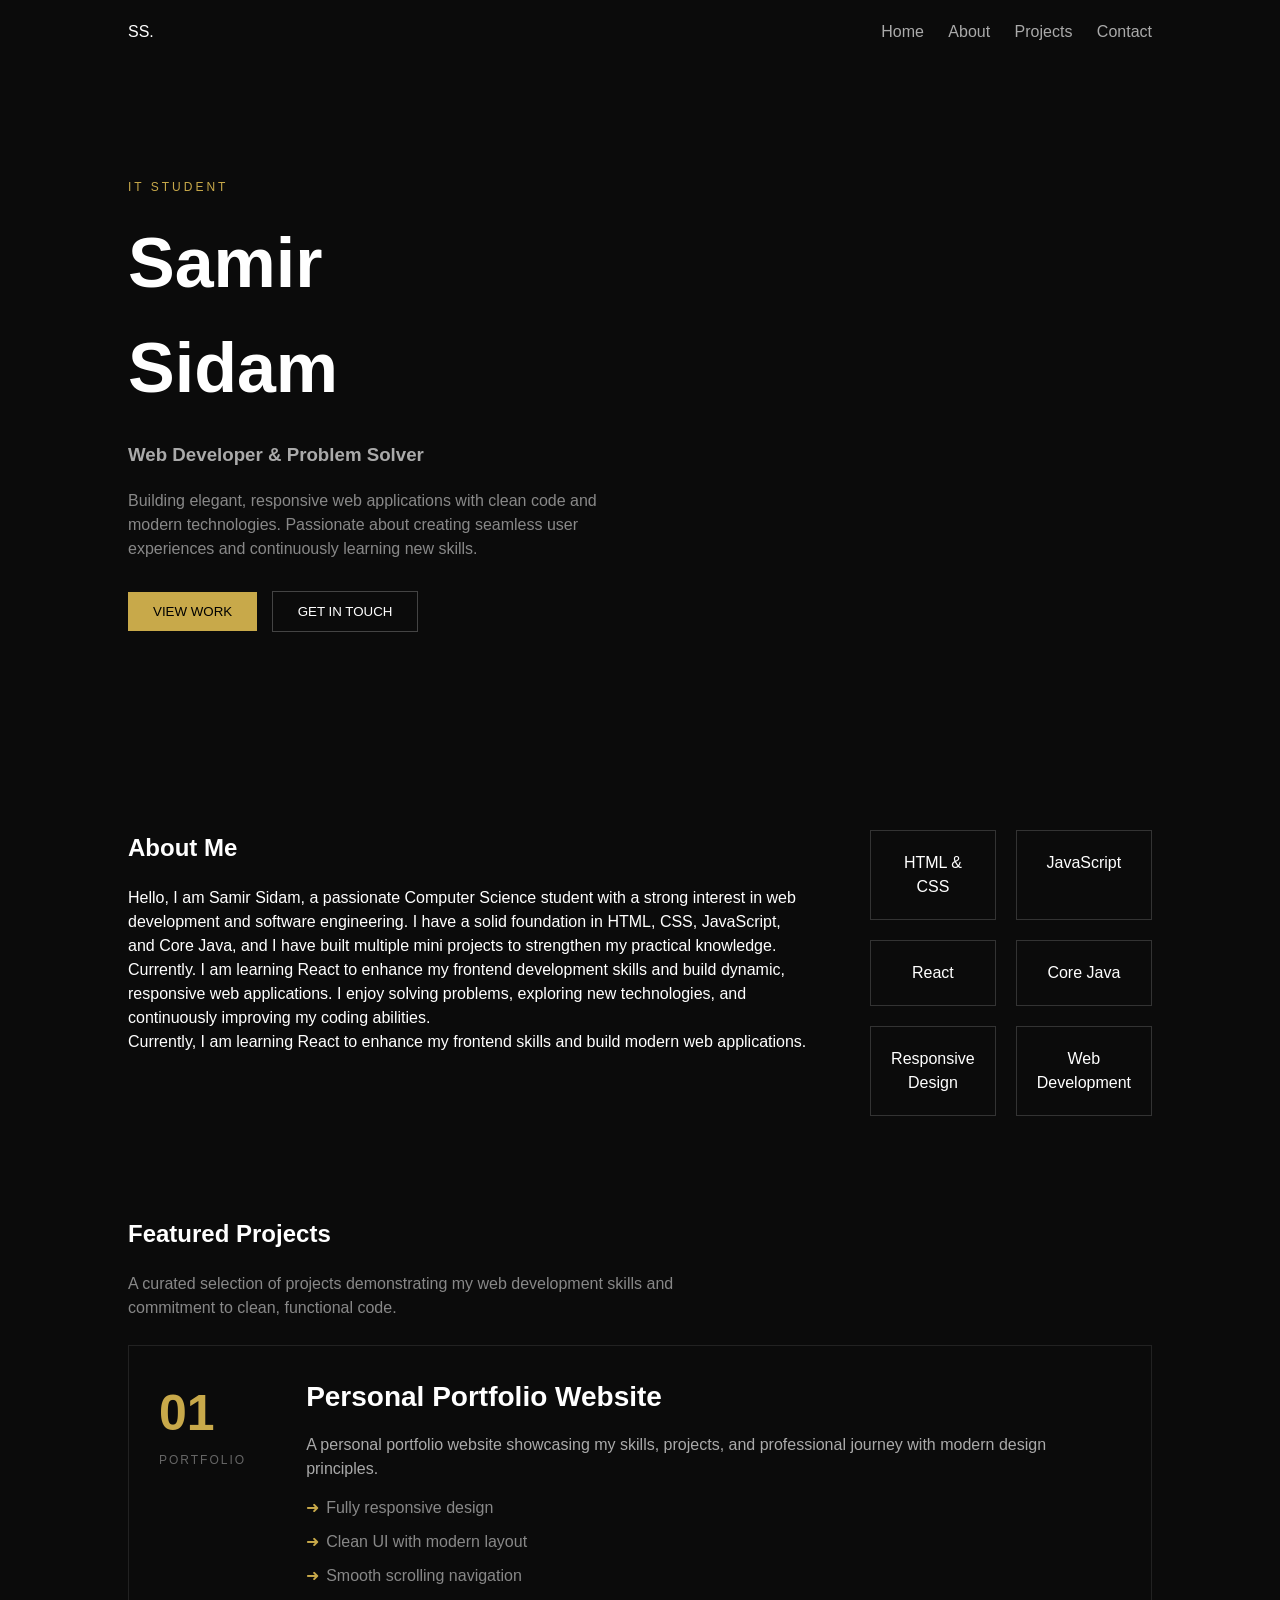
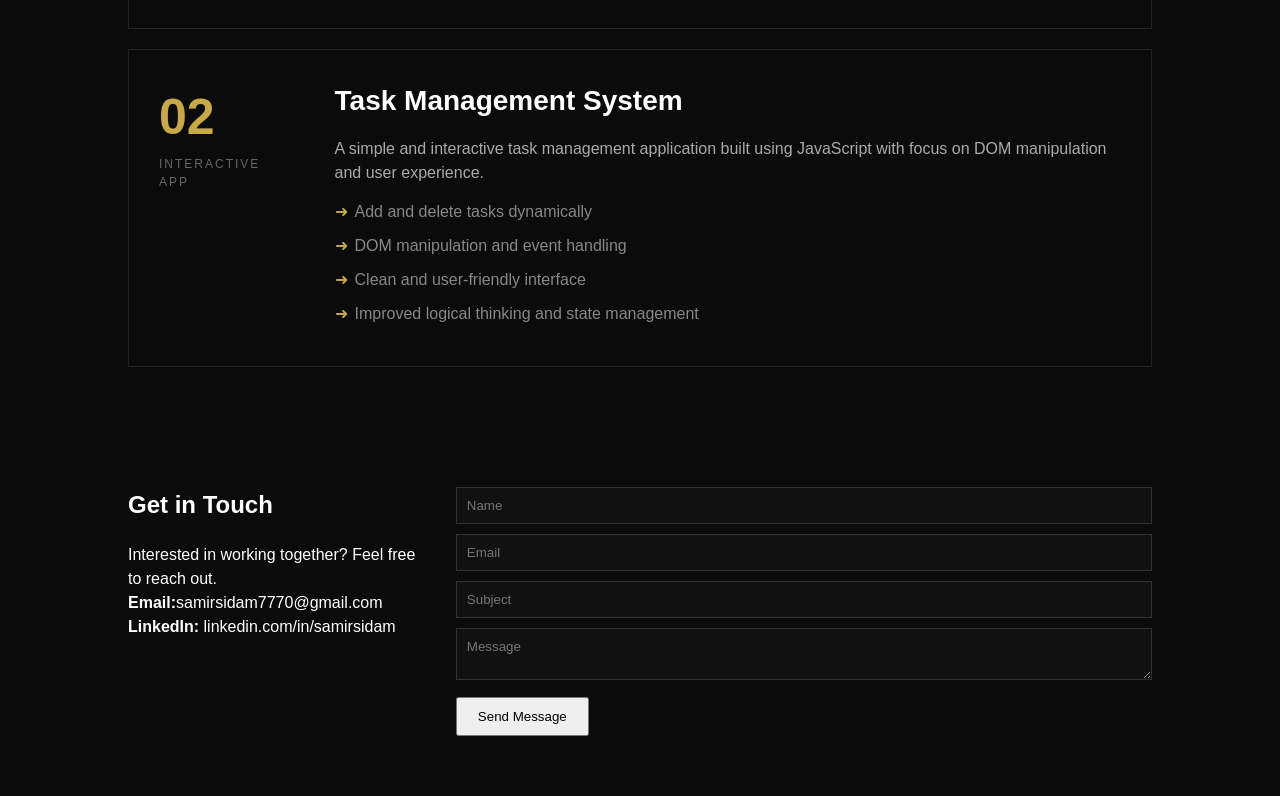
<file: personal-portfolio/index.html>
<!DOCTYPE html>
<html lang="en">
<head>
<meta charset="UTF-8">
<meta name="viewport" content="width=device-width, initial-scale=1.0">
<title>Samir Portfolio</title>
<link rel="stylesheet" href="style.css">
</head>

<body>

<!-- NAVBAR -->
<header>
  <div class="logo">SS.</div>

  <nav>
    <a href="#home">Home</a>
    <a href="#about">About</a>
    <a href="#projects">Projects</a>
    <a href="#contact">Contact</a>
  </nav>
</header>

<!-- HERO -->
<section class="hero" id="home">
  <div class="hero-content">

    <p class="tag">IT STUDENT</p>

    <h1>Samir <br> Sidam</h1>

    <h3>Web Developer & Problem Solver</h3>

    <p class="desc">
      Building elegant, responsive web applications with clean code and modern technologies.
      Passionate about creating seamless user experiences and continuously learning new skills.
    </p>

    <div class="buttons">
      <button class="gold" onclick="scrollToSection('projects')">VIEW WORK</button>
      <button class="outline" onclick="scrollToSection('contact')">GET IN TOUCH</button>
    </div>

  </div>
</section>

<!-- ABOUT -->
<section class="about" id="about">

  <div class="about-container">

    <div class="about-text">
      <h2>About Me</h2>

      <p>
        Hello, I am Samir Sidam, a passionate Computer Science student with a strong interest in web development and software engineering. I have a solid foundation in HTML, CSS, JavaScript, and Core Java, and I have built multiple mini projects to strengthen my practical knowledge.
Currently. I am learning React to enhance my frontend development skills and build dynamic, responsive web applications. I enjoy solving problems, exploring new technologies, and continuously improving my coding abilities.
      </p>

      <p>
        Currently, I am learning <span>React</span> to enhance my frontend skills and build modern web applications.
      </p>
    </div>

    <div class="skills">
      <div class="skill-box">HTML & CSS</div>
      <div class="skill-box">JavaScript</div>
      <div class="skill-box">React</div>
      <div class="skill-box">Core Java</div>
      <div class="skill-box">Responsive Design</div>
      <div class="skill-box">Web Development</div>
    </div>

  </div>

</section>

<!-- PROJECTS -->
<section class="projects" id="projects">

  <h2>Featured Projects</h2>

  <p class="project-desc">
    A curated selection of projects demonstrating my web development
    skills and commitment to clean, functional code.
  </p>

  <!-- PROJECT 1 -->
  <div class="project-card">

    <div class="project-left">
      <h1>01</h1>
      <p>PORTFOLIO</p>
    </div>

    <div class="project-right">
      <h3>Personal Portfolio Website</h3>

      <p>
        A personal portfolio website showcasing my skills, projects, and
        professional journey with modern design principles.
      </p>

      <ul>
        <li>Fully responsive design</li>
        <li>Clean UI with modern layout</li>
        <li>Smooth scrolling navigation</li>
      </ul>
    </div>

  </div>

  <!-- PROJECT 2 -->
  <div class="project-card">

    <div class="project-left">
      <h1>02</h1>
      <p>INTERACTIVE APP</p>
    </div>

    <div class="project-right">
      <h3>Task Management System</h3>

      <p>
        A simple and interactive task management application built using
        JavaScript with focus on DOM manipulation and user experience.
      </p>

      <ul>
        <li>Add and delete tasks dynamically</li>
        <li>DOM manipulation and event handling</li>
        <li>Clean and user-friendly interface</li>
        <li>Improved logical thinking and state management</li>
      </ul>
    </div>

  </div>

</section>
<!-- CONTACT -->
<section class="contact" id="contact">

  <div class="contact-container">

    <div class="left">
      <h2>Get in Touch</h2>

      <p>Interested in working together? Feel free to reach out.</p>

      <p><b>Email:</b>samirsidam7770@gmail.com</p>
      <p><b>LinkedIn:</b> linkedin.com/in/samirsidam</p>
    </div>

    <div class="right">
      <form onsubmit="send(); return false;">
        <input type="text" placeholder="Name" required>
        <input type="email" placeholder="Email" required>
        <input type="text" placeholder="Subject">
        <textarea placeholder="Message"></textarea>

        <button type="submit">Send Message</button>
      </form>

      <p id="msg"></p>
    </div>

  </div>

</section>

<script src="script.js"></script>

</body>
</html>
</file>
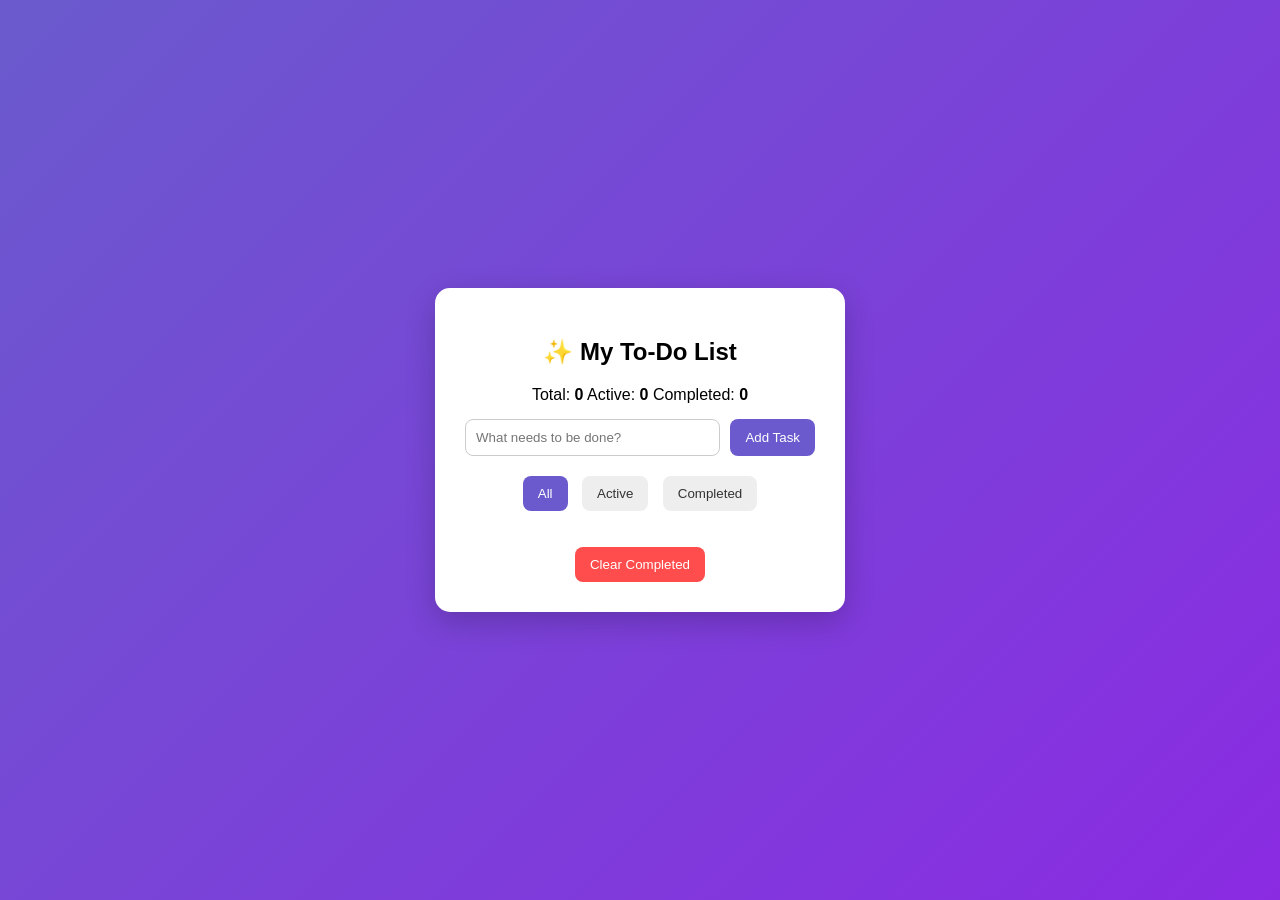
<file: to-do-app/index.html>
<!DOCTYPE html>
<html lang="en">
<head>
  <meta charset="UTF-8">
  <title>To Do App</title>
  <link rel="stylesheet" href="style.css">
</head>
<body>

<div class="container">

  <h2>✨ My To-Do List</h2>

  <div class="stats">
    <span>Total: <b id="total">0</b></span>
    <span>Active: <b id="active">0</b></span>
    <span>Completed: <b id="completed">0</b></span>
  </div>

  <div class="input-box">
    <input type="text" id="taskInput" placeholder="What needs to be done?">
    <button onclick="addTask()">Add Task</button>
  </div>

  <div class="filters">
    <button onclick="setFilter('all')" class="active">All</button>
    <button onclick="setFilter('active')">Active</button>
    <button onclick="setFilter('completed')">Completed</button>
  </div>

  <ul id="taskList"></ul>

  <button class="clear-btn" onclick="clearCompleted()">Clear Completed</button>

</div>

<script src="script.js"></script>
</body>
</html>
</file>
<file: personal-portfolio/style.css>
*{
margin:0;
padding:0;
box-sizing:border-box;
font-family:Arial;
}

body{
background:#0b0b0b;
color:white;
}

/* NAVBAR */
header{
display:flex;
justify-content:space-between;
padding:20px 10%;
position:fixed;
width:100%;
background:#0b0b0b;
}

nav a{
margin-left:20px;
color:#aaa;
text-decoration:none;
}

nav a:hover{
color:white;
}

/* HERO */
.hero{
height:100vh;
display:flex;
align-items:center;
padding:0 10%;
}

.tag{
color:#c8a94a;
font-size:12px;
letter-spacing:3px;
margin-bottom:15px;
}

.hero h1{
font-size:70px;
margin-bottom:20px;
}

.hero h3{
color:#aaa;
margin-bottom:20px;
}

.desc{
color:#888;
max-width:500px;
margin-bottom:30px;
}

.buttons button{
padding:12px 25px;
margin-right:10px;
cursor:pointer;
}

.gold{
background:#c8a94a;
border:none;
}

.outline{
background:transparent;
border:1px solid #444;
color:white;
}

/* ABOUT */
.about{
padding:100px 10%;
}

.about-container{
display:flex;
gap:60px;
}

.skills{
display:grid;
grid-template-columns:repeat(2,1fr);
gap:20px;
}

.skill-box{
border:1px solid #333;
padding:20px;
text-align:center;
}

/* PROJECT */
.projects{
padding:100px 10%;
}

.project{
border:1px solid #222;
padding:30px;
margin-bottom:20px;
display:flex;
gap:30px;
}

.number{
color:#c8a94a;
font-size:30px;
}

/* CONTACT */
.contact{
padding:100px 10%;
}

.contact-container{
display:flex;
gap:50px;
}

input,textarea{
width:100%;
margin-bottom:10px;
padding:10px;
background:#111;
border:1px solid #333;
color:white;
}

button{
padding:10px 20px;
}

/* RESPONSIVE */
@media(max-width:768px){
.about-container,
.contact-container{
flex-direction:column;
}

.hero h1{
font-size:40px;
}
}
.project-desc{
color:#888;
margin-bottom:40px;
max-width:600px;
}

.project-card{
display:flex;
gap:60px;
border:1px solid #222;
padding:40px;
margin-bottom:30px;
}

/* LEFT SIDE (01 / 02) */
.project-left h1{
font-size:50px;
color:#c8a94a;
}

.project-left p{
font-size:12px;
color:#666;
letter-spacing:2px;
}

/* RIGHT SIDE */
.project-right h3{
font-size:28px;
margin-bottom:15px;
}

.project-right p{
color:#aaa;
margin-bottom:15px;
}

.project-right ul{
list-style:none;
}

.project-right ul li{
margin-bottom:10px;
color:#888;
position:relative;
padding-left:20px;
}

.project-right ul li::before{
content:"➜";
position:absolute;
left:0;
color:#c8a94a;
}
@media(max-width:768px){
.project-card{
flex-direction:column;
gap:20px;
}
}
section{
padding: 70px 10%;
}
.hero{
height: 90vh; /* reduce from 100vh */
display:flex;
align-items:center;
padding: 0 10%;
}
.about{
padding: 60px 10%;
margin-top: -40px; /* pulls it closer to hero */
}
.projects{
padding: 60px 10%;
margin-top: -20px;
}

.project-card{
padding:30px; /* reduce from 40 */
margin-bottom:20px;
}
.contact{
padding:60px 10%;
margin-top:-20px;
}

.contact-container{
gap:40px; /* reduce from 60 */
}
h2{
margin-bottom:20px;
}

.project-desc{
margin-bottom:25px;
}
body{
line-height:1.5;
}
</file>
<file: to-do-app/style.css>
body{
margin:0;
font-family:sans-serif;
background:linear-gradient(135deg,#6a5acd,#8a2be2);
display:flex;
justify-content:center;
align-items:center;
height:100vh;
}

.container{
background:#fff;
padding:30px;
border-radius:15px;
width:350px;
box-shadow:0 10px 30px rgba(0,0,0,0.2);
text-align:center;
}

.input-box{
display:flex;
gap:10px;
margin:15px 0;
}

input{
flex:1;
padding:10px;
border-radius:8px;
border:1px solid #ccc;
}

button{
padding:10px 15px;
border:none;
border-radius:8px;
cursor:pointer;
background:#6a5acd;
color:#fff;
}

.filters button{
background:#eee;
color:#333;
margin:5px;
}

.filters .active{
background:#6a5acd;
color:#fff;
}

ul{
list-style:none;
padding:0;
}

li{
display:flex;
justify-content:space-between;
align-items:center;
padding:10px;
margin-top:10px;
background:#f1f1f1;
border-radius:8px;
}

.completed{
text-decoration:line-through;
opacity:0.6;
}

.clear-btn{
margin-top:15px;
background:#ff4d4d;
}
</file>
